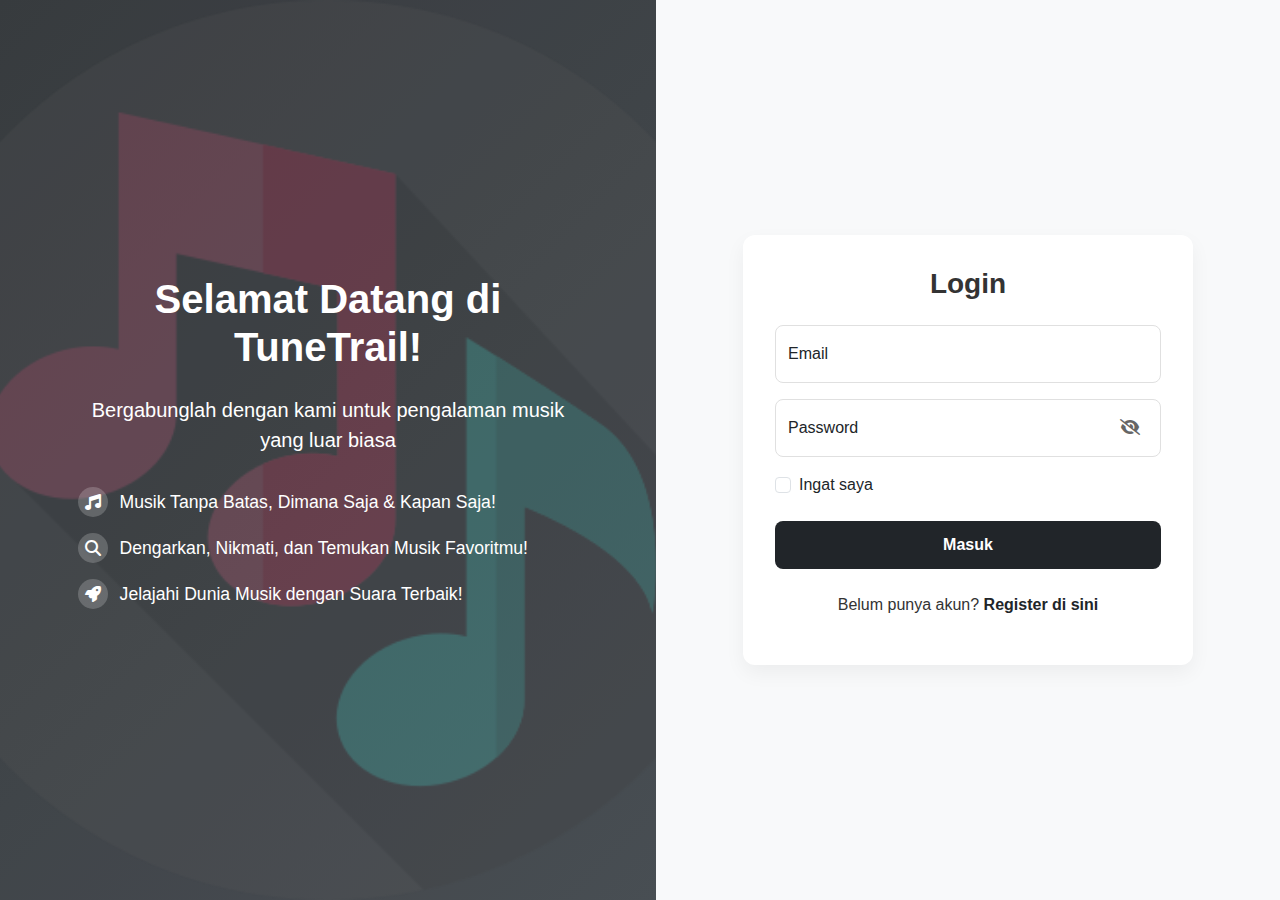
<file: login.html>
<!DOCTYPE html>
<html lang="id">
<head>
    <meta charset="UTF-8">
    <meta name="viewport" content="width=device-width, initial-scale=1.0">
    <meta name="description" content="Discover your music journey with Tune Trail. Explore various genres of music, find new music, and connect with other music lovers.">
    <meta name="keywords" content="music, music streaming, discover music, music genres, music community">
    <title>Tune Trail - Discover Your Music Journey</title>
    <link rel="icon" href="berliana src/icon/favicon.ico">
    <link href="https://cdn.jsdelivr.net/npm/bootstrap@5.3.0/dist/css/bootstrap.min.css" rel="stylesheet">
    <link rel="stylesheet" href="https://cdnjs.cloudflare.com/ajax/libs/font-awesome/6.4.0/css/all.min.css">
    <link rel="stylesheet" href="onet css/auth.css">

    <script src="js/togglePassword.js"></script>
    <script src="js/login.js"></script>
</head>
<body>
    <div class="split-container">
        <div class="left-panel">
            <div class="left-content">
                <h1> Selamat Datang di TuneTrail!</h1>
                <p class="lead">Bergabunglah dengan kami untuk pengalaman musik yang luar biasa</p>
                
                <div class="feature-list">
                    <div class="feature-item">
                        <span class="feature-icon"><i class="fas fa-music"></i></span>
                        <span>Musik Tanpa Batas, Dimana Saja &amp; Kapan Saja!</span>
                    </div>
                    <div class="feature-item">
                        <span class="feature-icon"><i class="fas fa-search"></i></span>
                        <span>Dengarkan, Nikmati, dan Temukan Musik Favoritmu!</span>
                    </div>
                    <div class="feature-item">
                        <span class="feature-icon"><i class="fas fa-rocket"></i></span>
                        <span>Jelajahi Dunia Musik dengan Suara Terbaik!</span>
                    </div>
                </div>
            </div>
        </div>
    <div class="right-panel">
        <div class="form-container">
            <h3 class="text-center">Login</h3>
           
            <form action="" method="POST">
                <div class="form-floating mb-3">
                    <input type="email" class="form-control" id="email" name="email" placeholder="Email" required>
                    <label for="email">Email</label>
                </div>
                
                <div class="form-floating mb-3 password-container">
                    <input type="password" class="form-control" id="password" name="password" placeholder="Password" required>
                    <label for="password">Password</label>
                    <button type="button" class="password-toggle" onclick="togglePassword('password')">
                        <i class="fa fa-eye-slash" id="password-icon"></i>
                    </button>
                </div>
                
                <div class="remember-forgot">
                    <div class="form-check">
                        <input class="form-check-input" type="checkbox" id="remember" name="remember">
                        <label class="form-check-label" for="remember">Ingat saya</label>
                    </div>
                    <div></div>
                </div>

                <button type="submit" class="btn btn-primary w-100">Masuk</button>
            </form>
            <p class="register-link">Belum punya akun? <a href="register.html">Register di sini</a></p>
        </div>
    </div>
</div>
</body>
</html>
</file>
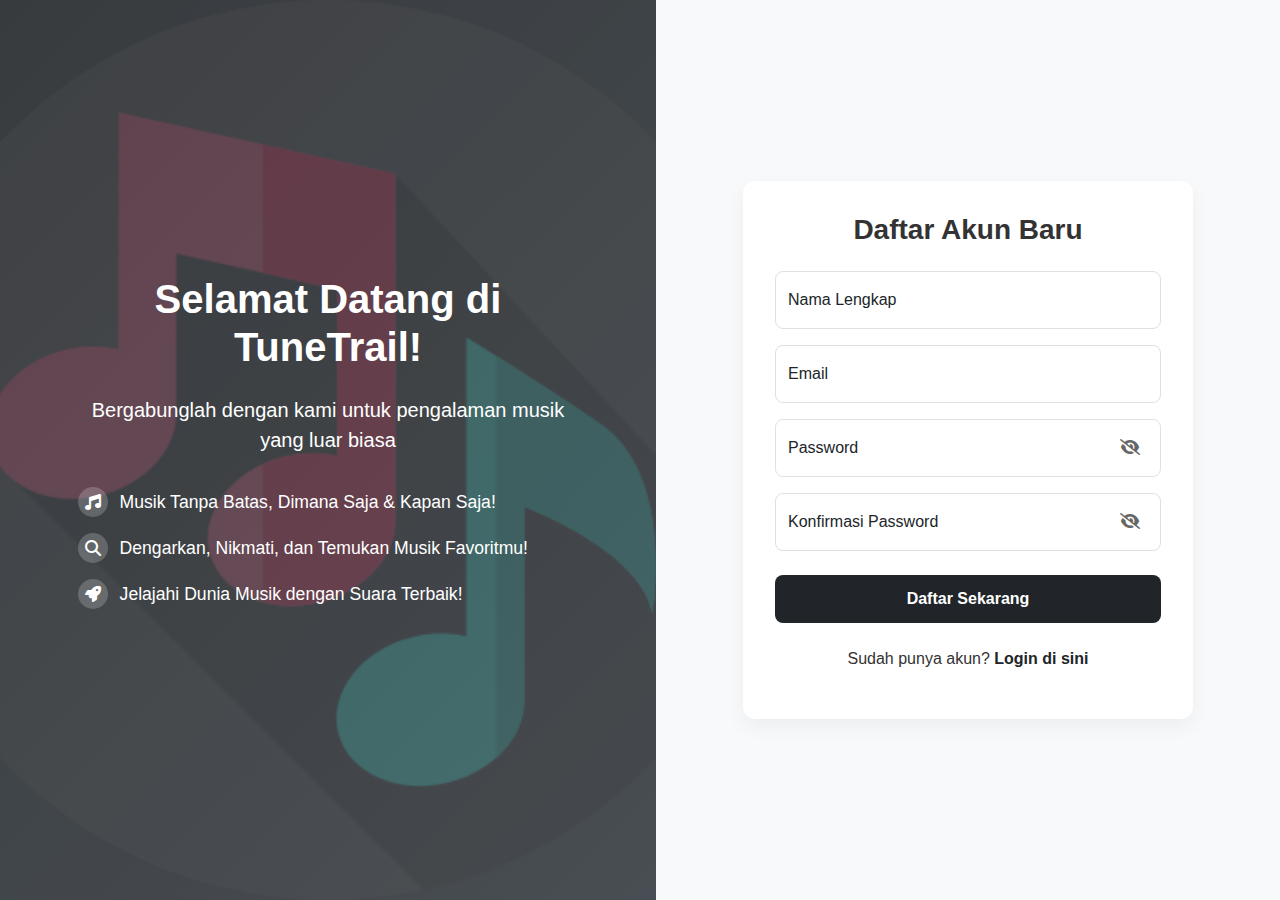
<file: register.html>
<!DOCTYPE html>
<html lang="id">
<head>
    <meta charset="UTF-8">
    <meta name="viewport" content="width=device-width, initial-scale=1.0">
    <meta name="description" content="Discover your music journey with Tune Trail. Explore various genres of music, find new music, and connect with other music lovers.">
    <meta name="keywords" content="music, music streaming, discover music, music genres, music community">
    <title>Tune Trail - Discover Your Music Journey</title>
    <link rel="icon" href="berliana src/icon/favicon.ico">
    <link href="https://cdn.jsdelivr.net/npm/bootstrap@5.3.0/dist/css/bootstrap.min.css" rel="stylesheet">
    <link rel="stylesheet" href="https://cdnjs.cloudflare.com/ajax/libs/font-awesome/6.4.0/css/all.min.css">
    <link rel="stylesheet" href="onet css/auth.css">

    <script src="js/togglePassword.js"></script>
    <script src="js/register.js"></script>
</head>
<body>
    <div class="split-container">
        <div class="left-panel">
            <div class="left-content">
                <h1> Selamat Datang di TuneTrail!</h1>
                <p class="lead">Bergabunglah dengan kami untuk pengalaman musik yang luar biasa</p>
                
                <div class="feature-list">
                    <div class="feature-item">
                        <span class="feature-icon"><i class="fas fa-music"></i></span>
                        <span>Musik Tanpa Batas, Dimana Saja &amp; Kapan Saja!</span>
                    </div>
                    <div class="feature-item">
                        <span class="feature-icon"><i class="fas fa-search"></i></span>
                        <span>Dengarkan, Nikmati, dan Temukan Musik Favoritmu!</span>
                    </div>
                    <div class="feature-item">
                        <span class="feature-icon"><i class="fas fa-rocket"></i></span>
                        <span>Jelajahi Dunia Musik dengan Suara Terbaik!</span>
                    </div>
                </div>
            </div>
        </div>
            <div class="right-panel">
                <div class="form-container">
                    <h3 class="text-center">Daftar Akun Baru</h3>
                    <form action="" method="POST">
                        <div class="form-floating mb-3">
                            <input type="text" class="form-control" id="name" name="name" placeholder="Nama Lengkap" required>
                            <label for="name">Nama Lengkap</label>
                        </div>
                        
                        <div class="form-floating mb-3">
                            <input type="email" class="form-control" id="email" name="email" placeholder="Email" required>
                            <label for="email">Email</label>
                        </div>
                        
                        <div class="form-floating mb-3 password-container">
                            <input type="password" class="form-control" id="password" name="password" placeholder="Password" required>
                            <label for="password">Password</label>
                            <button type="button" class="password-toggle" onclick="togglePassword('password')">
                                <i class="fa fa-eye-slash" id="password-icon"></i>
                            </button>
                        </div>
                        
                        <div class="form-floating mb-3 password-container">
                            <input type="password" class="form-control" id="password_confirm" name="password_confirm" placeholder="Konfirmasi Password" required>
                            <label for="password_confirm">Konfirmasi Password</label>
                            <button type="button" class="password-toggle" onclick="togglePassword('password_confirm')">
                                <i class="fa fa-eye-slash" id="password_confirm-icon"></i>
                            </button>
                        </div>
                        
                        <button type="submit" class="btn btn-primary w-100">Daftar Sekarang</button>
                    </form>
                    <p class="login-link">Sudah punya akun? <a href="login.html">Login di sini</a></p>
                </div>
            </div>
</div>
</body>
</html>
</file>
<file: onet css/auth.css>
:root {
    --primary-color: #212529;
    --secondary-color: #343a40;
    --accent-color: #4895ef;
    --text-color: #333;
    --bg-light: #f8f9fa;
    --transition: all 0.3s ease;
}

body, html {
    height: 100%;
    margin: 0;
    padding: 0;
    overflow-x: hidden;
    font-family: 'Segoe UI', Tahoma, Geneva, Verdana, sans-serif;
}

.split-container {
    display: flex;
    min-height: 100vh;
    width: 100%;
}

.left-panel::after {
    content: "";
    position: absolute;
    background: url('../berliana src/icon/icon.png') no-repeat center;
    background-size: cover;
    width: 100%;
    height: 100%;
    opacity: 0.2;
    top: 0;
    left: 0;
    z-index: 0;
}

.left-panel {
    flex: 1;
    background: linear-gradient(135deg, var(--primary-color), var(--secondary-color));
    color: white;
    display: flex;
    flex-direction: column;
    justify-content: center;
    align-items: center;
    padding: 2rem;
    position: relative;
    overflow: hidden;
}

.left-panel::before {
    content: "";
    position: absolute;
    width: 200%;
    height: 200%;
    background: rgba(255, 255, 255, 0.1);
    top: -50%;
    left: -50%;
    transform: rotate(30deg);
    z-index: 0;
}

.left-content {
    position: relative;
    z-index: 1;
    text-align: center;
    max-width: 90%;
    padding: 1rem;
}

.right-panel {
    flex: 1;
    background-color: var(--bg-light);
    display: flex;
    justify-content: center;
    align-items: center;
    padding: 2rem 1rem;
}

.form-container {
    width: 100%;
    max-width: 450px;
    background: white;
    padding: 2rem;
    border-radius: 12px;
    box-shadow: 0 8px 20px rgba(0, 0, 0, 0.05);
}

h1 {
    font-weight: 700;
    margin-bottom: 1.5rem;
    font-size: clamp(1.8rem, 5vw, 2.5rem);
}

h3 {
    font-weight: 600;
    color: var(--text-color);
    margin-bottom: 1.5rem;
    font-size: clamp(1.3rem, 4vw, 1.75rem);
}

.lead {
    font-size: clamp(1rem, 3vw, 1.25rem);
}

.form-floating {
    margin-bottom: 1.25rem;
}

.form-control {
    border-radius: 8px;
    border: 1px solid #e0e0e0;
    transition: var(--transition);
}

.form-control:focus {
    border-color: var(--primary-color);
    box-shadow: 0 0 0 3px rgba(67, 97, 238, 0.15);
}

.password-container {
    position: relative;
}

.password-toggle {
    position: absolute;
    right: 15px;
    top: 50%;
    transform: translateY(-50%);
    z-index: 10;
    background: none;
    border: none;
    color: #666;
    cursor: pointer;
}

.btn-primary {
    background-color: var(--primary-color);
    border: none;
    border-radius: 8px;
    padding: 0.75rem 1.5rem;
    font-weight: 600;
    transition: var(--transition);
    margin-top: 0.5rem;
}

.btn-primary:hover {
    background-color: var(--secondary-color);
    transform: translateY(-2px);
    box-shadow: 0 4px 12px rgba(67, 97, 238, 0.2);
}

.login-link {
    display: block;
    text-align: center;
    margin-top: 1.5rem;
    color: var(--text-color);
    font-size: clamp(0.9rem, 2vw, 1rem);
}

.login-link a {
    color: var(--primary-color);
    text-decoration: none;
    font-weight: 600;
    transition: var(--transition);
}

.login-link a:hover {
    color: var(--secondary-color);
}

.register-link {
    display: block;
    text-align: center;
    margin-top: 1.5rem;
    color: var(--text-color);
    font-size: clamp(0.9rem, 2vw, 1rem);
}

.register-link a {
    color: var(--primary-color);
    text-decoration: none;
    font-weight: 600;
    transition: var(--transition);
}

.register-link a:hover {
    color: var(--secondary-color);
}

.alert {
    border-radius: 8px;
    padding: 1rem;
    margin-bottom: 1.5rem;
}

.feature-list {
    text-align: left;
    margin-top: 2rem;
}

.feature-item {
    display: flex;
    align-items: center;
    margin-bottom: 1rem;
    font-size: clamp(0.9rem, 2.5vw, 1.1rem);
}

.feature-icon {
    margin-right: 12px;
    background: rgba(255, 255, 255, 0.2);
    min-width: 30px;
    min-height: 30px;
    display: flex;
    align-items: center;
    justify-content: center;
    border-radius: 50%;
    font-size: clamp(0.8rem, 2vw, 1rem);
}

.form-check {
    margin-bottom: 0;
}

.remember-forgot{
    display: flex;
    justify-content: space-between;
    align-items: center;
    margin-top: 1rem;
    margin-bottom: 1rem;
}

.forgot-link {
    color: var(--primary-color);
    text-decoration: none;
    font-size: 0.9rem;
    transition: var(--transition);
}

.forgot-link:hover {
    color: var(--secondary-color);
    text-decoration: underline;
}

/* Social Login */
.social-divider {
    display: flex;
    align-items: center;
    margin: 1.5rem 0;
    color: #777;
}

.social-divider::before,
.social-divider::after {
    content: "";
    flex: 1;
    border-bottom: 1px solid #ddd;
}

.social-divider span {
    padding: 0 10px;
    font-size: 0.9rem;
}

.social-login {
    display: flex;
    justify-content: center;
    gap: 1rem;
    margin-bottom: 1rem;
}

.social-btn {
    display: flex;
    align-items: center;
    justify-content: center;
    width: 40px;
    height: 40px;
    border-radius: 50%;
    background: #f5f5f5;
    color: #555;
    transition: var(--transition);
    text-decoration: none;
}

.social-btn:hover {
    transform: translateY(-2px);
    box-shadow: 0 4px 8px rgba(0, 0, 0, 0.1);
}

.btn-google {
    color: #DB4437;
}

.btn-facebook {
    color: #4267B2;
}

.btn-twitter {
    color: #1DA1F2;
}


/* Extra Responsive Adjustments */
@media (max-width: 1200px) {
    .form-container {
        padding: 1.5rem;
    }
}

@media (max-width: 992px) {
    .split-container {
        flex-direction: column-reverse;
    }
    
    .left-panel, .right-panel {
        flex: none;
        width: 100%;
    }
    
    .left-panel {
        min-height: 40vh;
        padding: 3rem 1rem;
    }
    
    .right-panel {
        min-height: 60vh;
        padding: 2rem 1rem;
    }
}

@media (max-width: 576px) {
    .form-container {
        padding: 1.25rem;
        margin: 0 0.5rem;
    }
    
    .left-panel {
        min-height: 35vh;
        padding: 2rem 1rem;
    }
    
    .feature-list {
        margin-top: 1rem;
    }
    
    .feature-item {
        margin-bottom: 0.7rem;
    }
    
    .btn-primary {
        padding: 0.6rem 1.2rem;
    }
}

/* Fix for very small screens */
@media (max-width: 360px) {
    .form-floating label {
        font-size: 0.9rem;
    }
    
    .feature-item {
        font-size: 0.85rem;
    }
    
    h3 {
        font-size: 1.2rem;
    }
    
    .form-container {
        padding: 1rem;
    }
}

/* Fix for very tall mobile screens */
@media (max-height: 700px) and (max-width: 992px) {
    .left-panel {
        min-height: auto;
        padding: 1.5rem 1rem;
    }
    
    .feature-list {
        margin-top: 0.5rem;
    }
    
    .feature-item {
        margin-bottom: 0.5rem;
    }
}

/* Fix for landscape mode on mobile */
@media (max-height: 500px) {
    .split-container {
        flex-direction: row;
    }
    
    .left-panel, .right-panel {
        height: 100vh;
        overflow-y: auto;
    }
    
    .left-panel {
        flex: 0 0 40%;
    }
    
    .right-panel {
        flex: 0 0 60%;
    }
}
</file>
